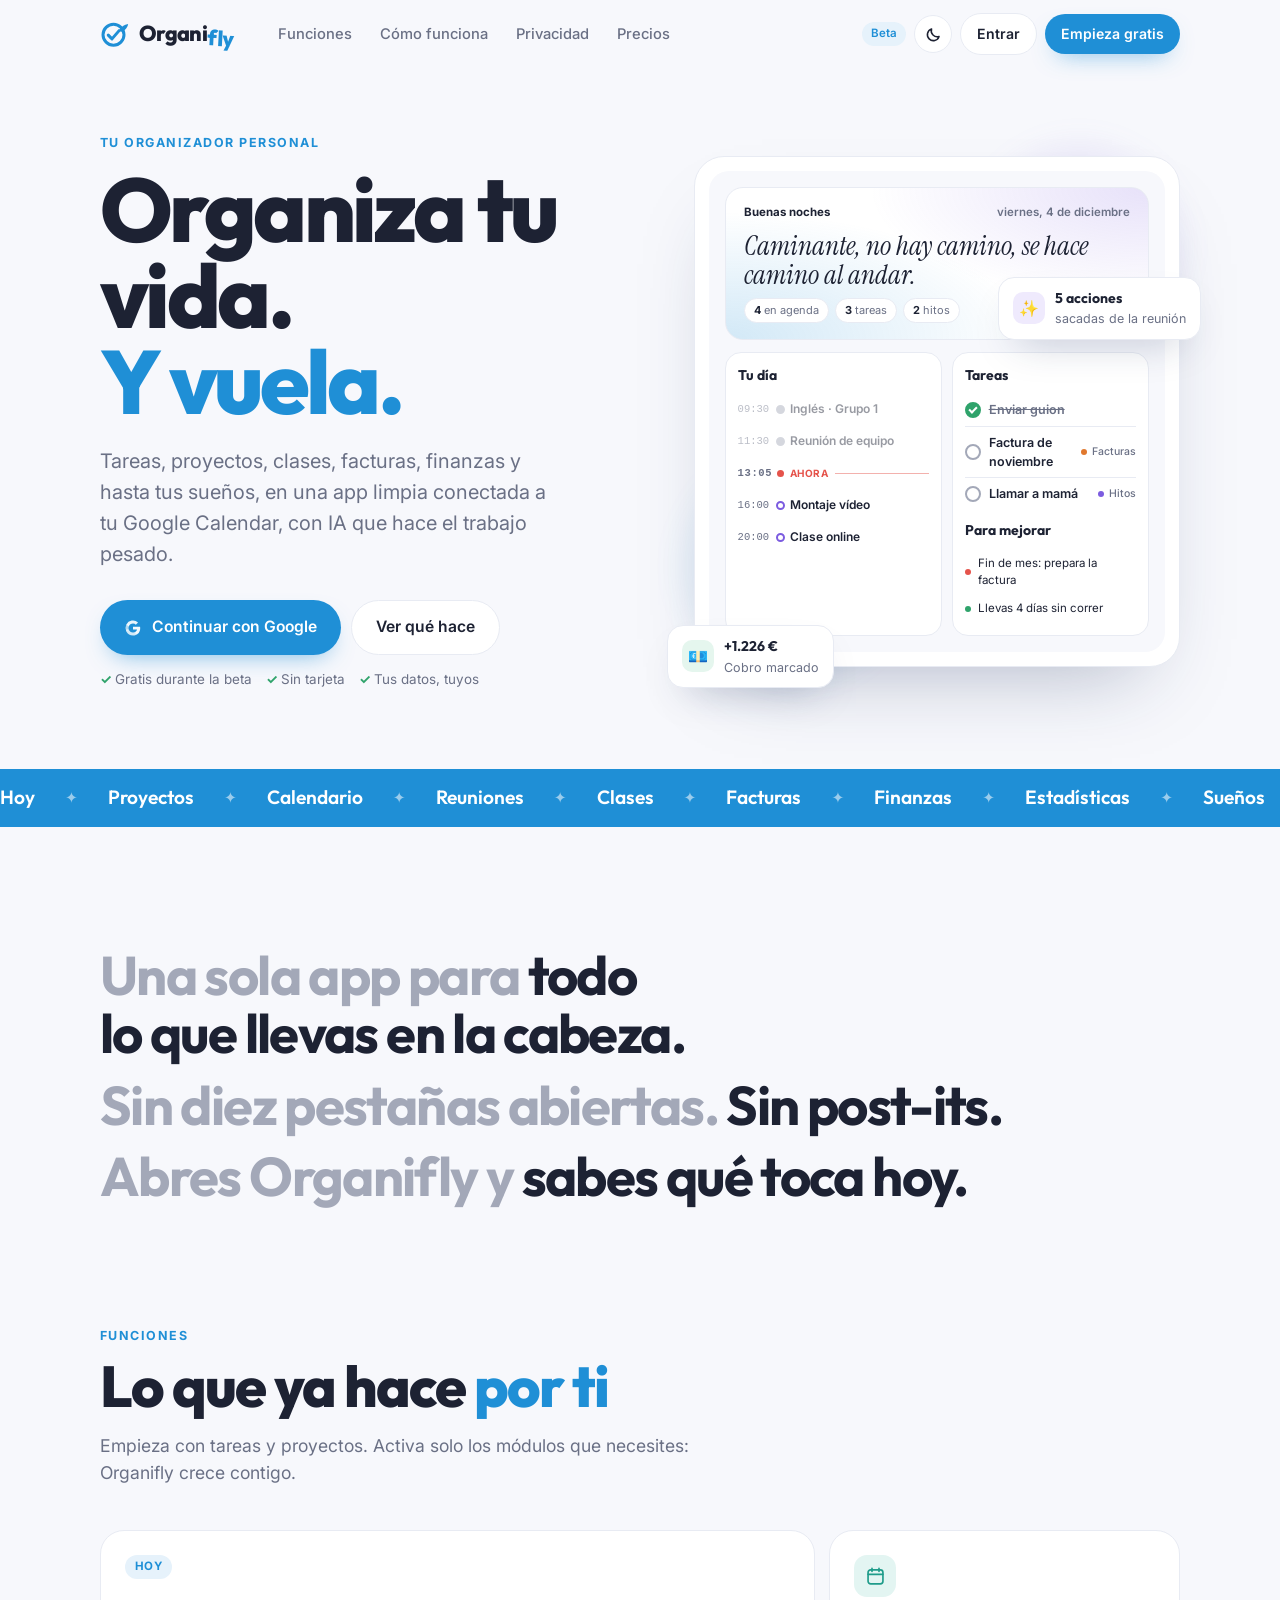
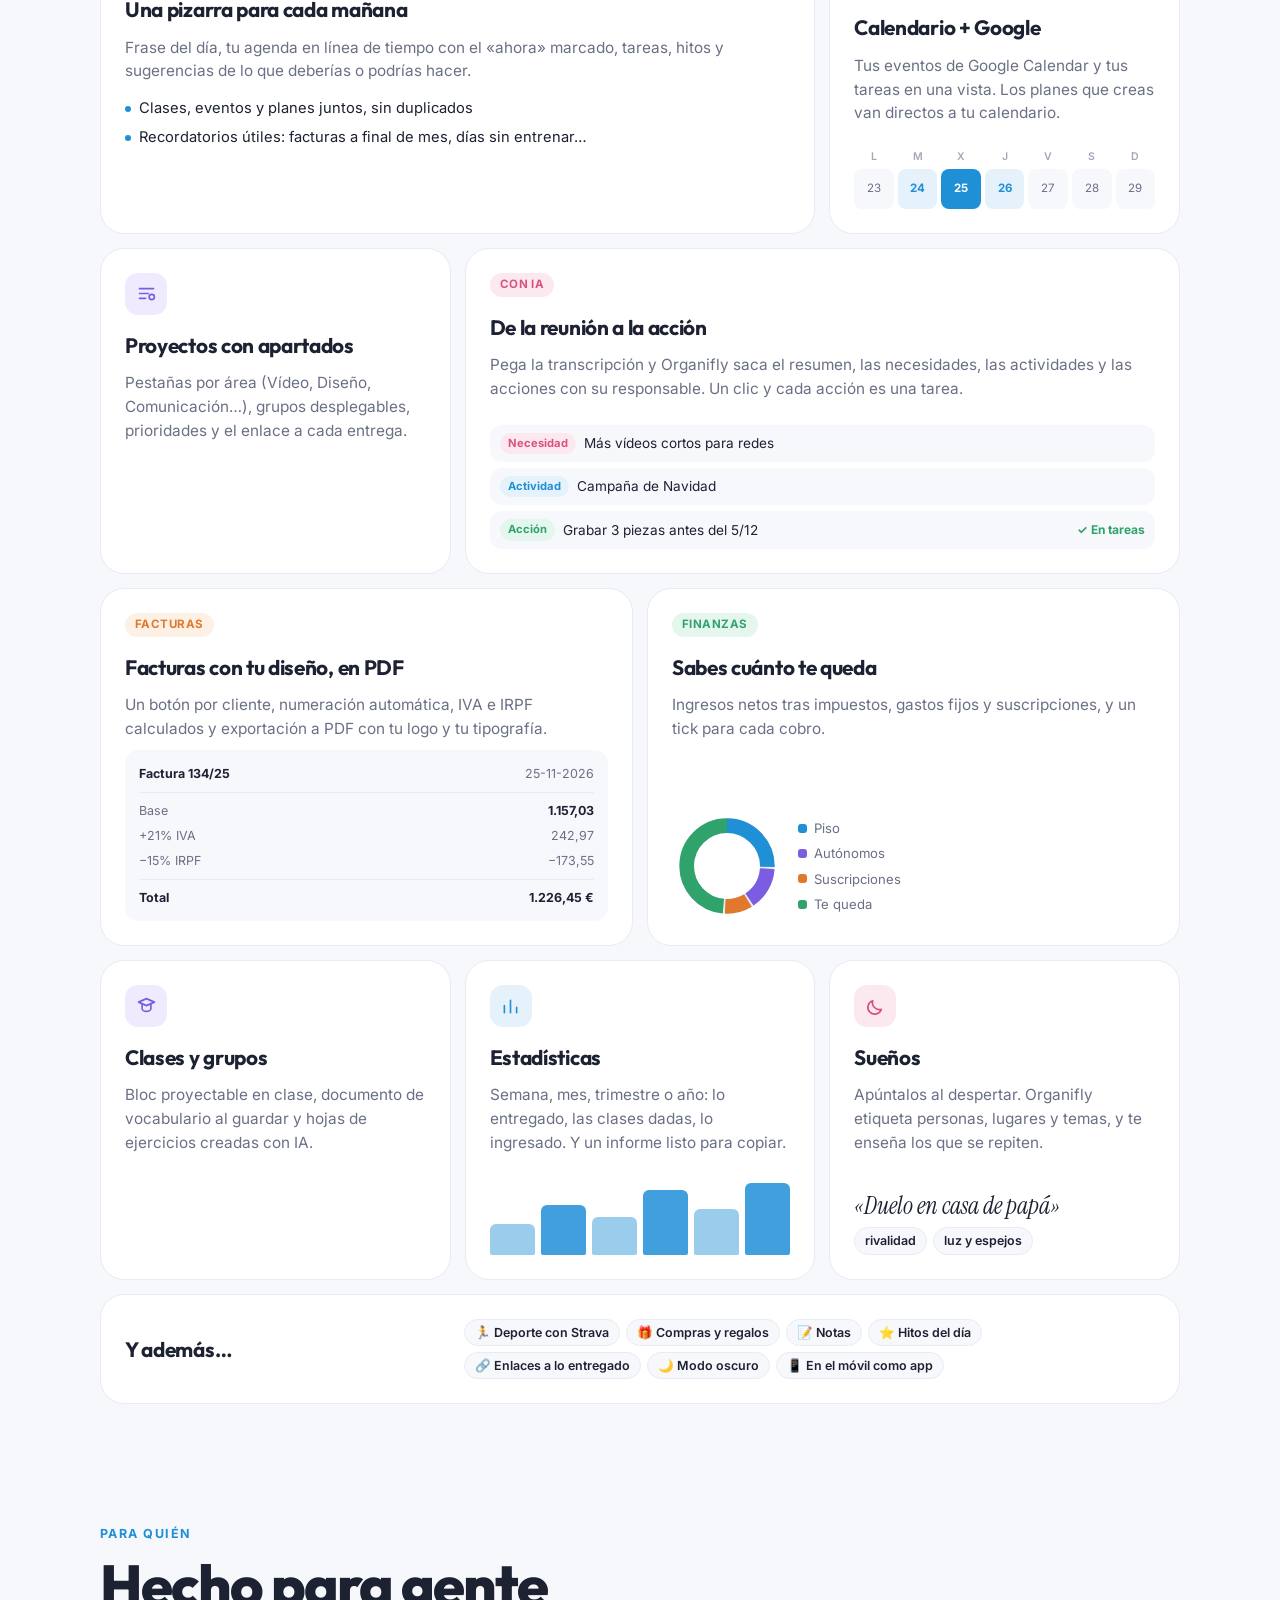
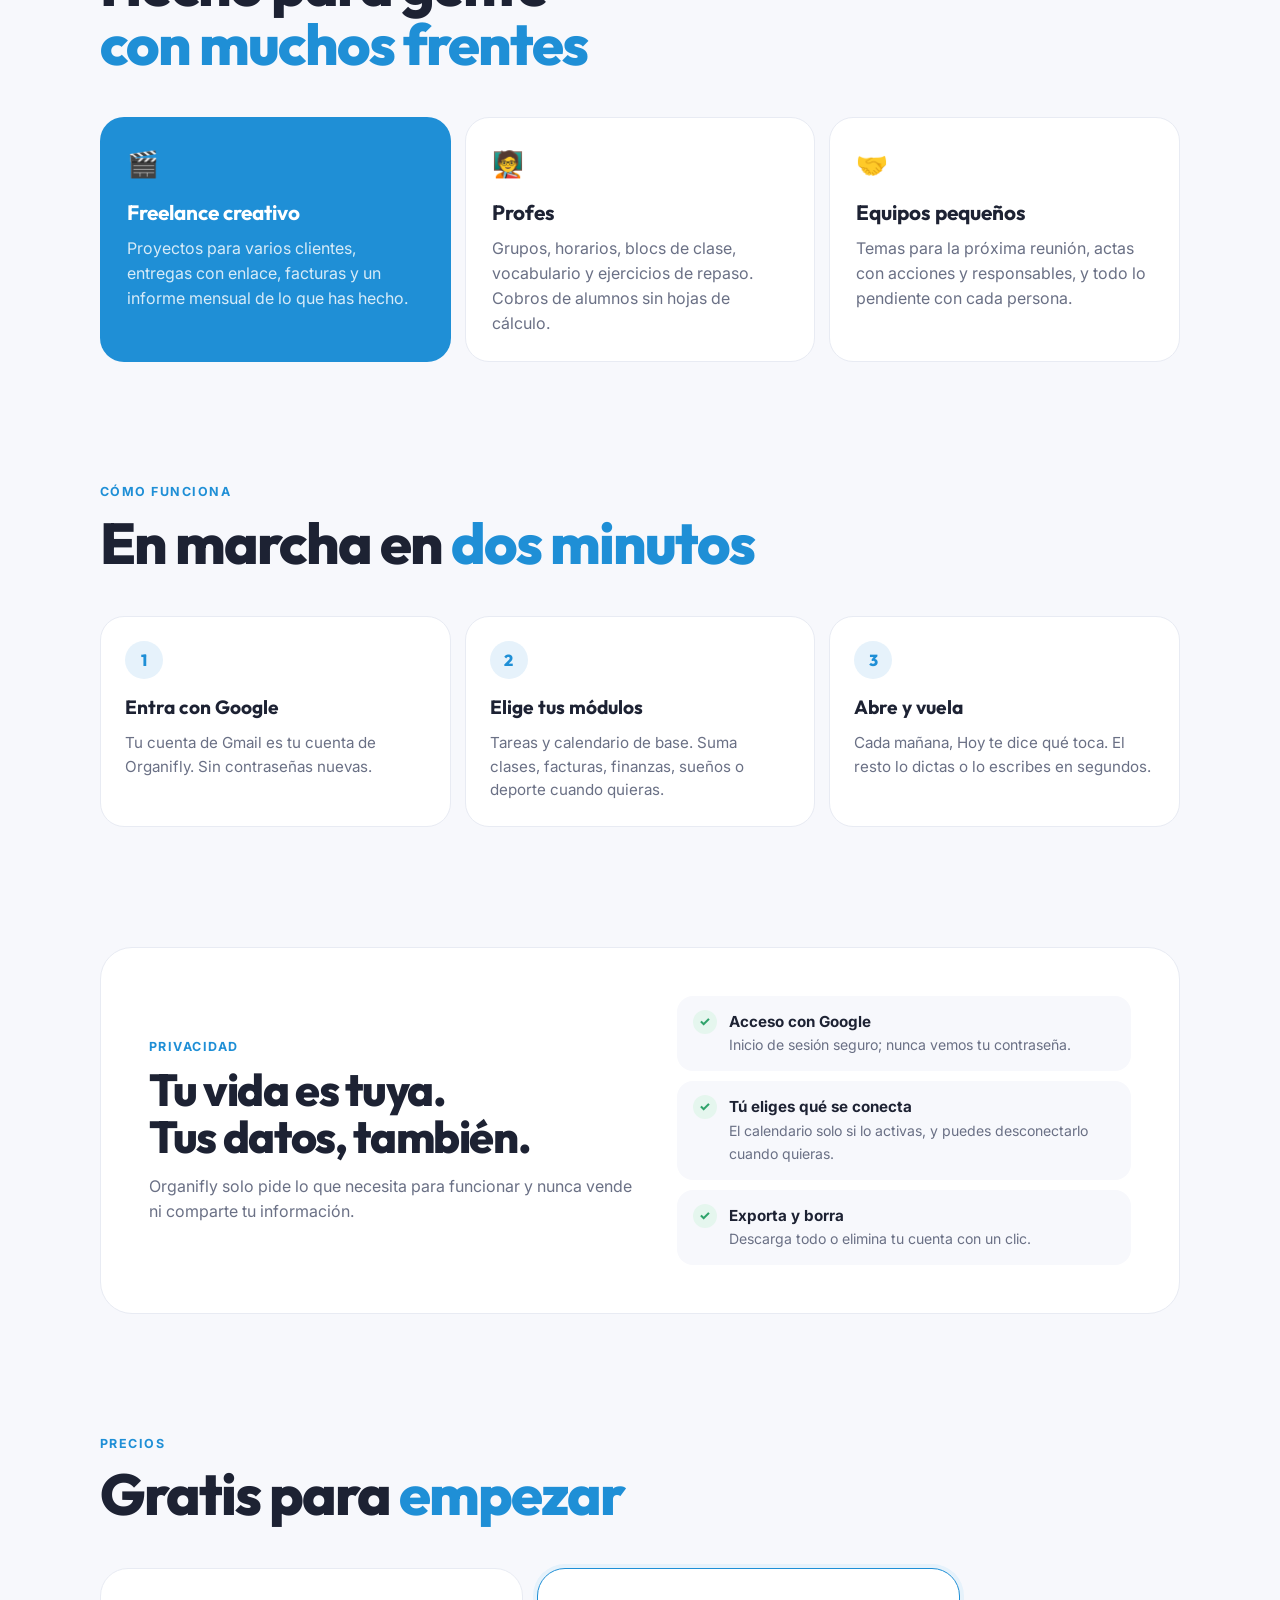
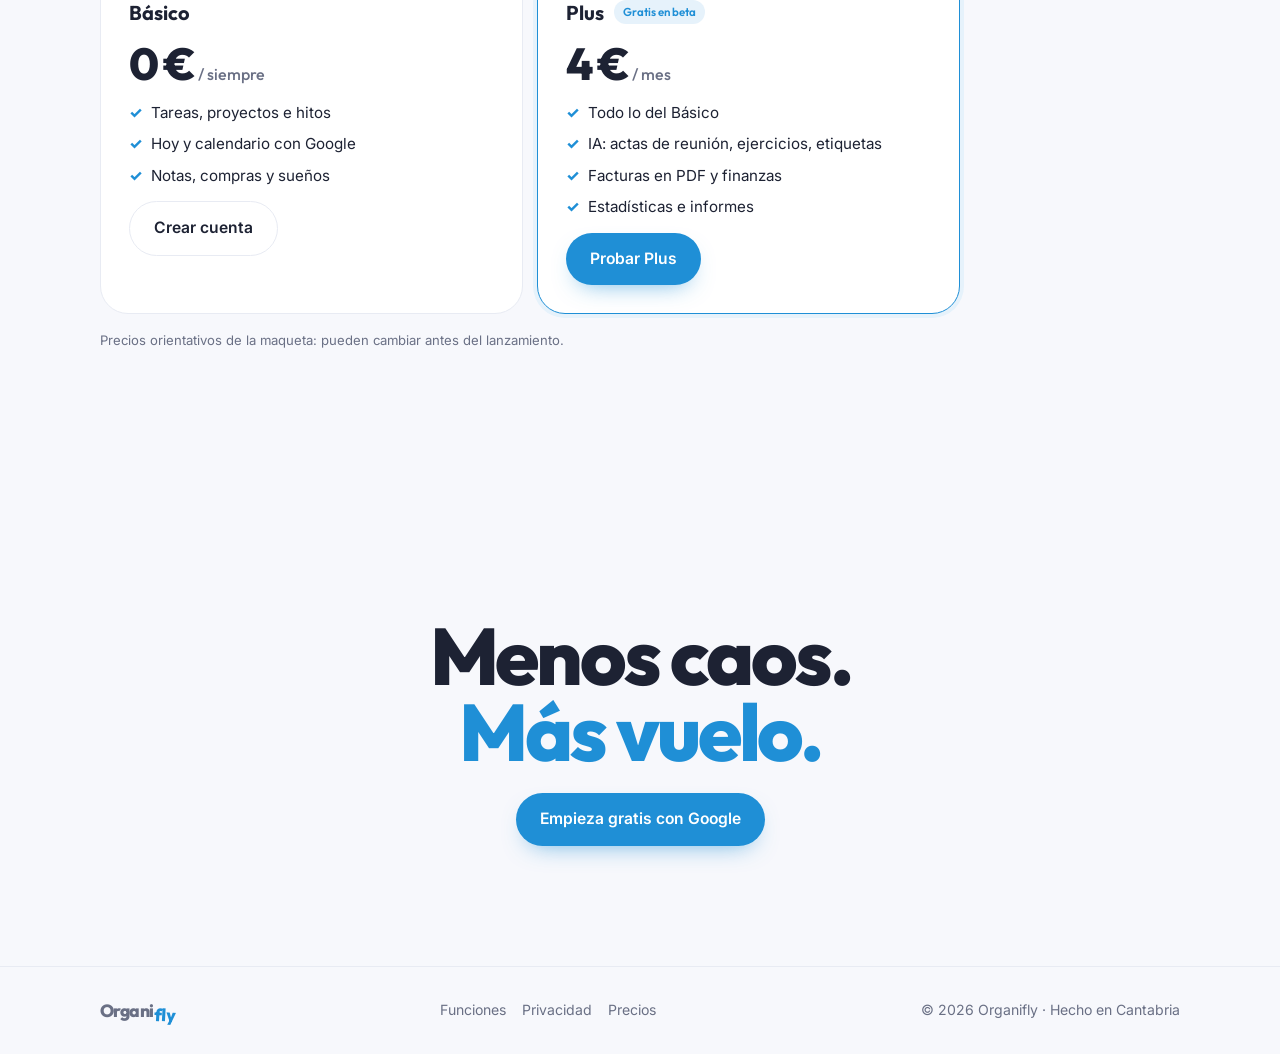
<file: index.html>
<!doctype html>
<html lang="es">
<head>
<meta charset="utf-8">
<meta name="viewport" content="width=device-width,initial-scale=1,viewport-fit=cover">
<title>Organifly</title>
<meta name="description" content="Organifly: tareas, proyectos, calendario, clases, facturas, finanzas y hasta tus sueños en una sola app limpia, conectada con Google y con IA.">
<meta name="claude:viewport-fit-sides" content="cover">
<meta name="theme-color" content="#f7f8fc">
<link rel="icon" href="data:image/svg+xml,%3Csvg xmlns='http://www.w3.org/2000/svg' viewBox='0 0 40 40'%3E%3Ccircle cx='18' cy='21' r='14' fill='none' stroke='%231F8FD6' stroke-width='4'/%3E%3Cpath d='M11 21.5l5 5 9.5-11' fill='none' stroke='%231F8FD6' stroke-width='4' stroke-linecap='round' stroke-linejoin='round'/%3E%3Cpath d='M25.5 15.5c2.5-5 7-8.5 12-9-1 5-4.5 9.2-9.5 10.6' fill='%231F8FD6'/%3E%3C/svg%3E">
<link rel="preconnect" href="https://fonts.googleapis.com">
<link rel="preconnect" href="https://fonts.gstatic.com" crossorigin>
<link rel="stylesheet" href="https://fonts.googleapis.com/css2?family=Outfit:wght@500;600;700;800&family=Inter:wght@400;500;600&family=Instrument+Serif:ital@0;1&display=swap">
<style>
/* Organifly — landing. Estética: aire, un único acento azul, tarjetas redondeadas, titulares grandes (línea Remitee). */
:root{
  --bg:#f7f8fc; --surface:#ffffff; --ink:#1d2233; --muted:#6a7085; --faint:#a3a8b8; --line:#e8ebf3;
  --brand:#1F8FD6; --brand-soft:#e6f2fb; --on-brand:#ffffff;
  --violet:#7C5CE0; --violet-soft:#efeafd; --teal:#1F9C8A; --teal-soft:#e3f5f2; --orange:#E0782E; --orange-soft:#fdf0e5; --rose:#D9527E; --rose-soft:#fce9ef; --green:#2FA36B; --green-soft:#e5f6ee; --red:#E5534B;
  --head:"Outfit","Segoe UI",system-ui,sans-serif; --body:"Inter",system-ui,-apple-system,sans-serif; --serif:"Instrument Serif",Georgia,serif;
  --r:24px; color-scheme:light;
}
@media (prefers-color-scheme:dark){:root:not([data-theme="light"]){
  --bg:#111319; --surface:#1a1d26; --ink:#eceef5; --muted:#8e94a8; --faint:#5d6375; --line:#272b37;
  --brand:#4FACEB; --brand-soft:#16293a; --on-brand:#0f1218;
  --violet:#9d85f0; --violet-soft:#241f3a; --teal:#38bba7; --teal-soft:#15302c; --orange:#f09a5a; --orange-soft:#33251a; --rose:#ec7aa0; --rose-soft:#36202a; --green:#5cc792; --green-soft:#1b3127; --red:#f0726a; color-scheme:dark}}
:root[data-theme="dark"]{
  --bg:#111319; --surface:#1a1d26; --ink:#eceef5; --muted:#8e94a8; --faint:#5d6375; --line:#272b37;
  --brand:#4FACEB; --brand-soft:#16293a; --on-brand:#0f1218;
  --violet:#9d85f0; --violet-soft:#241f3a; --teal:#38bba7; --teal-soft:#15302c; --orange:#f09a5a; --orange-soft:#33251a; --rose:#ec7aa0; --rose-soft:#36202a; --green:#5cc792; --green-soft:#1b3127; --red:#f0726a; color-scheme:dark}
*{box-sizing:border-box}
[hidden]{display:none!important}
html{scroll-behavior:smooth}
body{margin:0;background:var(--bg);color:var(--ink);font-family:var(--body);font-size:16px;line-height:1.55;-webkit-font-smoothing:antialiased;overflow-x:clip}
a{color:inherit}
button{font:inherit;cursor:pointer;border:0;background:none;color:inherit}
:focus-visible{outline:2px solid var(--brand);outline-offset:3px;border-radius:8px}
.wrap{max-width:1120px;margin:0 auto;padding-left:max(20px,env(safe-area-inset-left,0px));padding-right:max(20px,env(safe-area-inset-right,0px))}

/* Botones */
.btn{display:inline-flex;align-items:center;justify-content:center;gap:10px;font-weight:600;font-size:.98rem;border-radius:999px;padding:14px 24px;background:var(--brand);color:var(--on-brand);text-decoration:none;transition:transform .12s ease, box-shadow .2s ease;box-shadow:0 10px 24px -12px color-mix(in srgb,var(--brand) 70%,transparent)}
.btn:hover{transform:translateY(-1px)}
.btn:active{transform:scale(.98)}
.btn.ghost{background:var(--surface);color:var(--ink);box-shadow:none;border:1px solid var(--line)}
.btn.sm{padding:9px 16px;font-size:.88rem}
.btn .g{width:18px;height:18px;flex:none}

/* Logo */
.logo{display:flex;align-items:center;gap:9px;text-decoration:none}
.logo svg{width:30px;height:30px}
.wm{font-family:var(--head);font-weight:800;font-size:1.35rem;letter-spacing:-.03em}
.wm .fly{display:inline-block;transform:translateY(.24em) rotate(3deg);color:var(--brand)}

/* Navegación */
.nav{position:sticky;top:0;z-index:20;background:color-mix(in srgb,var(--bg) 82%,transparent);backdrop-filter:saturate(1.4) blur(14px);-webkit-backdrop-filter:saturate(1.4) blur(14px);border-bottom:1px solid transparent;transition:border-color .2s;padding-top:env(safe-area-inset-top,0px)}
.nav.scrolled{border-bottom-color:var(--line)}
.nav .wrap{display:flex;align-items:center;gap:20px;height:68px}
.nav-links{display:flex;gap:4px;margin-left:12px}
.nav-links a{text-decoration:none;font-size:.92rem;font-weight:500;color:var(--muted);padding:8px 12px;border-radius:999px}
.nav-links a:hover{color:var(--ink);background:var(--surface)}
.nav-r{margin-left:auto;display:flex;align-items:center;gap:8px}
.icon-btn{width:38px;height:38px;border-radius:50%;display:grid;place-items:center;border:1px solid var(--line);background:var(--surface);color:var(--ink)}
.icon-btn svg{width:17px;height:17px}
.beta{font-size:.72rem;font-weight:600;color:var(--brand);background:var(--brand-soft);border-radius:999px;padding:3px 9px}
@media (max-width:820px){.nav-links{display:none}}
@media (max-width:460px){.nav .login{display:none}.beta{display:none}}

/* Hero */
.hero{display:grid;grid-template-columns:1.05fr .95fr;gap:56px;align-items:center;padding-block:64px 40px}
@media (max-width:900px){.hero{grid-template-columns:minmax(0,1fr);gap:40px;padding-block:36px 20px}}
.kicker{font-size:.78rem;font-weight:700;color:var(--brand);text-transform:uppercase;letter-spacing:.12em}
.mega{font-family:var(--head);font-weight:800;font-size:clamp(2.9rem,7.4vw,5.6rem);line-height:.96;letter-spacing:-.04em;margin:14px 0 0;text-wrap:balance}
.mega em{font-style:normal;color:var(--brand);display:inline-block}
.mega .fly{display:inline-block;transform:translateY(.12em) rotate(3deg)}
.hero-sub{font-size:clamp(1.06rem,2.2vw,1.25rem);color:var(--muted);margin:22px 0 0;max-width:36ch}
.hero-cta{display:flex;flex-wrap:wrap;gap:10px;margin-top:30px}
.hero-note{font-size:.84rem;color:var(--muted);margin-top:14px;display:flex;gap:14px;flex-wrap:wrap}
.hero-note span::before{content:"✓ ";color:var(--green);font-weight:700}

/* Maqueta de la app (pantalla Hoy) */
.device{position:relative;background:var(--surface);border-radius:30px;border:1px solid var(--line);box-shadow:0 40px 80px -40px rgba(30,45,90,.35), 0 2px 0 rgba(255,255,255,.6) inset;padding:14px;min-width:0}
.device::before{content:"";position:absolute;inset:-40px -30px auto auto;width:260px;height:260px;border-radius:50%;background:radial-gradient(circle,color-mix(in srgb,var(--violet) 30%,transparent),transparent 65%);z-index:-1;filter:blur(10px)}
.device::after{content:"";position:absolute;inset:auto auto -40px -40px;width:280px;height:280px;border-radius:50%;background:radial-gradient(circle,color-mix(in srgb,var(--brand) 30%,transparent),transparent 65%);z-index:-1;filter:blur(10px)}
.scr{border-radius:20px;background:var(--bg);padding:16px;display:grid;gap:12px;font-size:13px}
.scr-hero{border-radius:18px;padding:16px 18px;background:radial-gradient(120% 140% at 100% 0%,color-mix(in srgb,var(--violet) 18%,transparent),transparent 55%),radial-gradient(120% 140% at 0% 100%,color-mix(in srgb,var(--brand) 20%,transparent),transparent 60%),var(--surface);border:1px solid var(--line)}
.scr-hi{display:flex;justify-content:space-between;font-size:11.5px;font-weight:600;color:var(--muted)}
.scr-hi b{color:var(--ink)}
.scr-q{font-family:var(--serif);font-style:italic;font-size:clamp(20px,2.4vw,27px);line-height:1.08;margin:10px 0 8px}
.scr-chips{display:flex;gap:6px;flex-wrap:wrap}
.scr-chips span{font-size:11px;color:var(--muted);background:var(--surface);border:1px solid var(--line);border-radius:999px;padding:3px 9px}
.scr-chips b{color:var(--ink)}
.scr-grid{display:grid;grid-template-columns:1.1fr 1fr;gap:10px}
@media (max-width:520px){.scr-grid{grid-template-columns:minmax(0,1fr)}}
.scr-card{background:var(--surface);border:1px solid var(--line);border-radius:16px;padding:12px}
.scr-card h4{margin:0 0 8px;font-family:var(--head);font-size:14px;font-weight:700}
.tl{display:grid;gap:2px}
.tl div{display:grid;grid-template-columns:38px 14px 1fr;align-items:center;font-size:12px;min-height:30px}
.tl .t{font-family:ui-monospace,Menlo,monospace;font-size:10.5px;color:var(--muted)}
.tl i{width:9px;height:9px;border-radius:50%;border:2px solid var(--violet);background:var(--surface)}
.tl .past{opacity:.45}.tl .past i{background:var(--faint);border-color:var(--faint)}
.tl .now{color:var(--red);font-weight:700;font-size:10px;letter-spacing:.06em}
.tl .now i{border:0;background:var(--red);width:7px;height:7px;margin-left:1px}
.tl .now em{font-style:normal;display:flex;align-items:center;gap:6px}.tl .now em::after{content:"";flex:1;height:1.5px;background:color-mix(in srgb,var(--red) 45%,transparent)}
.tl b{font-weight:600}
.chk{display:flex;align-items:center;gap:8px;font-size:12.5px;font-weight:600;padding:6px 0}
.chk + .chk{border-top:1px solid var(--line)}
.chk .c{width:16px;height:16px;border-radius:50%;border:2px solid var(--faint);flex:none;display:grid;place-items:center}
.chk.done .c{background:var(--green);border-color:var(--green)}
.chk.done .c::after{content:"";width:6px;height:3px;border:solid #fff;border-width:0 0 2px 2px;transform:rotate(-45deg) translate(1px,-1px)}
.chk.done span{color:var(--muted);text-decoration:line-through}
.chk small{margin-left:auto;font-size:10.5px;color:var(--muted);font-weight:500;display:flex;align-items:center;gap:5px}
.chk small::before{content:"";width:6px;height:6px;border-radius:50%;background:var(--dot,var(--teal))}
.tip{display:flex;gap:7px;align-items:center;font-size:11.5px;padding:5px 0;color:var(--ink)}
.tip::before{content:"";width:6px;height:6px;border-radius:50%;background:var(--green);flex:none}
.tip.hot::before{background:var(--red)}
.floaty{position:absolute;background:var(--surface);border:1px solid var(--line);border-radius:16px;padding:10px 14px;box-shadow:0 18px 40px -20px rgba(30,45,90,.35);font-size:12.5px;display:flex;align-items:center;gap:10px}
.floaty b{font-family:var(--head);font-size:14px}
.floaty .ic{width:32px;height:32px;border-radius:10px;display:grid;place-items:center;font-size:16px}
.fl-1{left:-28px;bottom:-22px}.fl-2{right:-22px;top:120px}
@media (max-width:1000px){.floaty{display:none}}

/* Cinta de módulos */
.marquee{overflow:hidden;background:var(--brand);padding-block:14px;margin-top:40px}
.mq{display:flex;gap:30px;width:max-content;animation:mq 60s linear infinite}
.mq span{font-family:var(--head);font-weight:600;font-size:1.2rem;color:var(--on-brand);white-space:nowrap;display:flex;align-items:center;gap:30px}
.mq span::after{content:"✦";opacity:.55;font-size:.8em}
@keyframes mq{to{transform:translateX(-50%)}}

/* Secciones */
section{scroll-margin-top:80px}
.sec{padding-block:clamp(64px,10vw,120px)}
.sec-h{max-width:760px;margin-bottom:44px}
.sec-h h2{font-family:var(--head);font-weight:800;font-size:clamp(2.1rem,5vw,3.6rem);line-height:1.02;letter-spacing:-.035em;margin:12px 0 0;text-wrap:balance}
.sec-h h2 em{font-style:normal;color:var(--brand)}
.sec-h p{color:var(--muted);font-size:1.1rem;margin:16px 0 0;max-width:56ch}

/* Frases */
.statements{display:grid;gap:14px}
.statements p{margin:0;font-family:var(--head);font-weight:700;font-size:clamp(1.8rem,5vw,3.4rem);line-height:1.06;letter-spacing:-.03em;color:var(--faint);text-wrap:balance}
.statements p em{font-style:normal;color:var(--ink)}

/* Bento de funciones */
.bento{display:grid;grid-template-columns:repeat(6,minmax(0,1fr));gap:14px}
.f{background:var(--surface);border:1px solid var(--line);border-radius:var(--r);padding:24px;display:flex;flex-direction:column;gap:10px;min-width:0;grid-column:span 2;position:relative;overflow:hidden}
.f.w3{grid-column:span 3}.f.w4{grid-column:span 4}.f.w6{grid-column:span 6}
@media (max-width:980px){.bento{grid-template-columns:repeat(2,minmax(0,1fr))}.f,.f.w3,.f.w4{grid-column:span 1}.f.w6,.f.big{grid-column:span 2}}
@media (max-width:620px){.bento{grid-template-columns:minmax(0,1fr)}.f,.f.w3,.f.w4,.f.w6,.f.big{grid-column:span 1}}
.f .ico{width:42px;height:42px;border-radius:13px;display:grid;place-items:center;background:var(--soft,var(--brand-soft));color:var(--c,var(--brand))}
.f .ico svg{width:21px;height:21px}
.f h3{font-family:var(--head);font-weight:700;font-size:1.3rem;letter-spacing:-.015em;margin:4px 0 0}
.f p{margin:0;color:var(--muted);font-size:.96rem}
.f ul{margin:4px 0 0;padding:0;list-style:none;display:grid;gap:6px;font-size:.92rem}
.f li{display:flex;gap:8px}
.f li::before{content:"";width:6px;height:6px;border-radius:50%;background:var(--c,var(--brand));margin-top:.6em;flex:none}
.tag{align-self:flex-start;font-size:.72rem;font-weight:700;letter-spacing:.04em;text-transform:uppercase;color:var(--c,var(--brand));background:var(--soft,var(--brand-soft));border-radius:999px;padding:3px 10px}
.c-violet{--c:var(--violet);--soft:var(--violet-soft)}.c-teal{--c:var(--teal);--soft:var(--teal-soft)}.c-orange{--c:var(--orange);--soft:var(--orange-soft)}.c-rose{--c:var(--rose);--soft:var(--rose-soft)}.c-green{--c:var(--green);--soft:var(--green-soft)}

/* Mini visuales dentro del bento */
.mini{margin-top:auto;padding-top:14px}
.wheel{display:flex;align-items:center;gap:16px}
.wheel svg{width:110px;height:110px;flex:none}
.wheel .lg{display:grid;gap:5px;font-size:.82rem;color:var(--muted)}
.wheel .lg span{display:flex;align-items:center;gap:7px}
.wheel .lg i{width:9px;height:9px;border-radius:3px}
.inv{background:var(--bg);border-radius:14px;padding:14px;font-size:.78rem;display:grid;gap:6px;font-family:"Montserrat",var(--body)}
.inv .r{display:flex;justify-content:space-between;color:var(--muted)}
.inv .r b{color:var(--ink)}
.inv hr{border:0;border-top:1px solid var(--line);margin:2px 0;width:100%}
.meet{display:grid;gap:6px}
.meet .row{display:flex;align-items:center;gap:8px;font-size:.85rem;background:var(--bg);border-radius:12px;padding:8px 10px}
.meet .row em{font-style:normal;font-size:.7rem;font-weight:700;padding:2px 8px;border-radius:999px}
.meet .n{background:var(--rose-soft);color:var(--rose)}.meet .a{background:var(--brand-soft);color:var(--brand)}.meet .x{background:var(--green-soft);color:var(--green)}
.meet .row b{margin-left:auto;font-size:.75rem;color:var(--green)}
.bars{display:flex;align-items:flex-end;gap:6px;height:90px}
.bars i{flex:1;border-radius:6px 6px 2px 2px;background:var(--c,var(--brand));opacity:.85}
.bars i:nth-child(odd){opacity:.45}
.cal{display:grid;grid-template-columns:repeat(7,1fr);gap:4px;font-size:.72rem;text-align:center;color:var(--muted)}
.cal b{font-weight:600;color:var(--faint);font-size:.66rem}
.cal span{aspect-ratio:1;border-radius:8px;display:grid;place-items:center;background:var(--bg)}
.cal .ev{background:var(--brand-soft);color:var(--brand);font-weight:700}
.cal .td{background:var(--brand);color:var(--on-brand);font-weight:700}
.dream{font-family:var(--serif);font-style:italic;font-size:1.5rem;line-height:1.1}
.chips{display:flex;flex-wrap:wrap;gap:6px}
.chips span{font-size:.78rem;font-weight:600;border:1px solid var(--line);border-radius:999px;padding:3px 10px;background:var(--bg)}

/* Para quién */
.who{display:grid;grid-template-columns:repeat(3,minmax(0,1fr));gap:14px}
@media (max-width:860px){.who{grid-template-columns:minmax(0,1fr)}}
.who > div{border-radius:var(--r);padding:26px;display:grid;gap:8px;align-content:start;background:var(--surface);border:1px solid var(--line)}
.who > div:first-child{background:var(--brand);color:var(--on-brand);border-color:transparent}
.who > div:first-child p{color:color-mix(in srgb,var(--on-brand) 82%,transparent)}
.who .em{font-size:1.6rem}
.who h3{font-family:var(--head);font-weight:700;font-size:1.3rem;margin:4px 0 0}
.who p{margin:0;color:var(--muted)}

/* Pasos */
.steps{display:grid;grid-template-columns:repeat(3,minmax(0,1fr));gap:14px;counter-reset:s}
@media (max-width:860px){.steps{grid-template-columns:minmax(0,1fr)}}
.steps > div{background:var(--surface);border:1px solid var(--line);border-radius:var(--r);padding:24px;display:grid;gap:8px;align-content:start}
.steps .n{width:38px;height:38px;border-radius:50%;background:var(--brand-soft);color:var(--brand);display:grid;place-items:center;font-family:var(--head);font-weight:800}
.steps h3{font-family:var(--head);font-weight:700;font-size:1.2rem;margin:6px 0 0}
.steps p{margin:0;color:var(--muted);font-size:.95rem}

/* Privacidad */
.priv{display:grid;grid-template-columns:1.1fr 1fr;gap:28px;align-items:center;background:var(--surface);border:1px solid var(--line);border-radius:32px;padding:clamp(24px,5vw,48px)}
@media (max-width:860px){.priv{grid-template-columns:minmax(0,1fr)}}
.priv h2{font-family:var(--head);font-weight:800;font-size:clamp(1.8rem,4vw,2.8rem);letter-spacing:-.03em;line-height:1.05;margin:10px 0 0}
.priv p{color:var(--muted);margin:14px 0 0}
.perks{list-style:none;margin:0;padding:0;display:grid;gap:10px}
.perks li{display:flex;gap:12px;align-items:flex-start;background:var(--bg);border-radius:16px;padding:14px 16px;font-size:.95rem}
.perks li b{display:block}
.perks li span{color:var(--muted);font-size:.88rem}
.perks .ok{width:24px;height:24px;border-radius:50%;background:var(--green-soft);color:var(--green);display:grid;place-items:center;font-weight:800;font-size:.8rem;flex:none}

/* Precios */
.plans{display:grid;grid-template-columns:repeat(2,minmax(0,1fr));gap:14px;max-width:860px}
@media (max-width:720px){.plans{grid-template-columns:minmax(0,1fr)}}
.plan{background:var(--surface);border:1px solid var(--line);border-radius:28px;padding:28px;display:grid;gap:14px;align-content:start}
.plan.pro{border-color:var(--brand);box-shadow:0 0 0 4px var(--brand-soft)}
.plan h3{margin:0;font-family:var(--head);font-weight:700;font-size:1.25rem;display:flex;align-items:center;gap:10px}
.price{font-family:var(--head);font-weight:800;font-size:2.8rem;letter-spacing:-.03em;line-height:1}
.price small{font-size:1rem;font-weight:500;color:var(--muted);letter-spacing:0}
.plan ul{list-style:none;margin:0;padding:0;display:grid;gap:8px;font-size:.95rem}
.plan li::before{content:"✓";color:var(--brand);font-weight:800;margin-right:9px}
.plan .btn{justify-self:start}
.mockline{font-size:.82rem;color:var(--muted);margin-top:16px}

/* CTA final + pie */
.final{text-align:center;display:grid;justify-items:center;gap:22px}
.final .mega{font-size:clamp(2.6rem,7vw,5rem)}
footer{border-top:1px solid var(--line);padding-block:30px calc(30px + env(safe-area-inset-bottom,0px));color:var(--muted);font-size:.88rem}
footer .wrap{display:flex;flex-wrap:wrap;gap:16px;align-items:center;justify-content:space-between}
footer nav{display:flex;gap:16px;flex-wrap:wrap}
footer a{text-decoration:none}
footer a:hover{color:var(--ink)}

/* Registro (maqueta) */
.modal{position:fixed;inset:0;z-index:50;background:rgba(15,18,28,.5);backdrop-filter:blur(6px);-webkit-backdrop-filter:blur(6px);display:grid;place-items:center;padding:max(16px,env(safe-area-inset-top,0px)) 16px max(16px,env(safe-area-inset-bottom,0px))}
.sheet{background:var(--surface);border-radius:28px;width:min(480px,100%);max-height:100%;overflow:auto;padding:28px;display:grid;gap:18px;position:relative;box-shadow:0 40px 80px -30px rgba(0,0,0,.4)}
.sheet .x{position:absolute;top:14px;right:14px;width:36px;height:36px;border-radius:50%;display:grid;place-items:center;color:var(--muted);font-size:1.4rem;line-height:1}
.sheet .x:hover{background:var(--bg)}
.sheet h3{margin:0;font-family:var(--head);font-weight:800;font-size:1.7rem;letter-spacing:-.025em;line-height:1.1}
.sheet p{margin:0;color:var(--muted)}
.step-k{font-size:.74rem;font-weight:700;color:var(--brand);text-transform:uppercase;letter-spacing:.08em}
.pbar{height:5px;background:var(--line);border-radius:999px;overflow:hidden}
.pbar span{display:block;height:100%;background:var(--brand);border-radius:999px;transition:width .35s}
.gbtn{display:flex;align-items:center;justify-content:center;gap:12px;width:100%;padding:15px;border-radius:999px;border:1px solid var(--line);background:var(--surface);font-weight:600;font-size:1rem}
.gbtn:hover{background:var(--bg)}
.gbtn svg{width:20px;height:20px}
.or{display:flex;align-items:center;gap:12px;color:var(--muted);font-size:.82rem}
.or::before,.or::after{content:"";flex:1;height:1px;background:var(--line)}
.field{display:grid;gap:6px}
.field label{font-size:.76rem;font-weight:700;color:var(--muted);text-transform:uppercase;letter-spacing:.06em}
.field input{font:inherit;color:var(--ink);background:var(--bg);border:1px solid var(--line);border-radius:14px;padding:13px 14px;width:100%}
.field input:focus{outline:none;border-color:var(--brand);box-shadow:0 0 0 3px var(--brand-soft)}
.mods{display:grid;grid-template-columns:repeat(2,minmax(0,1fr));gap:8px}
.mod{display:flex;align-items:center;gap:10px;text-align:left;padding:12px;border-radius:16px;border:1.5px solid var(--line);background:var(--bg);font-weight:600;font-size:.9rem}
.mod small{display:block;font-weight:500;font-size:.75rem;color:var(--muted)}
.mod[aria-pressed="true"]{border-color:var(--brand);background:var(--brand-soft)}
.mod .em{font-size:1.2rem}
.roles{display:flex;flex-wrap:wrap;gap:8px}
.roles button{padding:9px 15px;border-radius:999px;border:1px solid var(--line);background:var(--bg);font-weight:600;font-size:.88rem}
.roles button[aria-pressed="true"]{background:var(--brand);color:var(--on-brand);border-color:var(--brand)}
.switch{display:flex;justify-content:space-between;align-items:center;gap:14px;background:var(--bg);border-radius:18px;padding:14px 16px}
.switch b{display:block}
.switch small{color:var(--muted);font-size:.82rem}
.switch input{appearance:none;-webkit-appearance:none;width:46px;height:26px;border-radius:999px;background:var(--line);position:relative;cursor:pointer;flex:none;transition:background .15s}
.switch input::after{content:"";position:absolute;top:3px;left:3px;width:20px;height:20px;border-radius:50%;background:#fff;transition:left .15s;box-shadow:0 1px 3px rgba(0,0,0,.2)}
.switch input:checked{background:var(--brand)}
.switch input:checked::after{left:23px}
.acts{display:flex;justify-content:space-between;align-items:center;gap:10px}
.linkb{color:var(--muted);font-weight:600;font-size:.9rem;padding:8px 0}
.done-ic{width:76px;height:76px;border-radius:50%;background:var(--green-soft);color:var(--green);display:grid;place-items:center;font-size:2rem;margin:0 auto}
.center{text-align:center}
.demo-note{font-size:.76rem;color:var(--muted);background:var(--bg);border:1px dashed var(--line);border-radius:12px;padding:8px 12px;text-align:center}
.gpick{display:grid;gap:8px}
.gacc{display:flex;align-items:center;gap:12px;padding:12px 14px;border:1px solid var(--line);border-radius:16px;text-align:left;width:100%}
.gacc:hover{background:var(--bg)}
.gacc .av{width:36px;height:36px;border-radius:50%;background:var(--brand);color:var(--on-brand);display:grid;place-items:center;font-weight:700}
.gacc small{display:block;color:var(--muted);font-size:.8rem}

/* Aparición suave */
.reveal{opacity:0;transform:translateY(16px);transition:opacity .8s ease, transform .8s ease}
.reveal.in{opacity:1;transform:none}
@media (prefers-reduced-motion:reduce){.mq{animation:none}.reveal{opacity:1;transform:none;transition:none}html{scroll-behavior:auto}*{transition:none!important}}
</style>
</head>
<body>

<header class="nav" id="nav">
  <div class="wrap">
    <a class="logo" href="#top" aria-label="Organifly, inicio">
      <svg viewBox="0 0 40 40" aria-hidden="true"><circle cx="18" cy="21" r="14" fill="none" stroke="var(--brand)" stroke-width="4"/><path d="M11 21.5l5 5 9.5-11" fill="none" stroke="var(--brand)" stroke-width="4" stroke-linecap="round" stroke-linejoin="round"/><path d="M25.5 15.5c2.5-5 7-8.5 12-9-1 5-4.5 9.2-9.5 10.6" fill="var(--brand)"/></svg>
      <span class="wm">Organi<span class="fly">fly</span></span>
    </a>
    <nav class="nav-links" aria-label="Secciones">
      <a href="#funciones">Funciones</a><a href="#como">Cómo funciona</a><a href="#privacidad">Privacidad</a><a href="#precios">Precios</a>
    </nav>
    <div class="nav-r">
      <span class="beta">Beta</span>
      <button class="icon-btn" id="themeBtn" type="button" aria-label="Cambiar tema"></button>
      <button class="btn ghost sm login" type="button" data-open="login">Entrar</button>
      <button class="btn sm" type="button" data-open="signup">Empieza gratis</button>
    </div>
  </div>
</header>

<main id="top">
  <div class="wrap hero">
    <div>
      <div class="kicker">Tu organizador personal</div>
      <h1 class="mega">Organiza tu vida.<br><em>Y vuela.</em></h1>
      <p class="hero-sub">Tareas, proyectos, clases, facturas, finanzas y hasta tus sueños, en una app limpia conectada a tu Google Calendar, con IA que hace el trabajo pesado.</p>
      <div class="hero-cta">
        <button class="btn" type="button" data-open="signup"><svg class="g" viewBox="0 0 24 24" aria-hidden="true"><path fill="#fff" d="M21.6 12.2c0-.7-.1-1.4-.2-2H12v3.8h5.4a4.6 4.6 0 0 1-2 3v2.5h3.2c1.9-1.7 3-4.3 3-7.3z" opacity=".95"/><path fill="#fff" d="M12 22c2.7 0 5-.9 6.6-2.4l-3.2-2.5c-.9.6-2 1-3.4 1-2.6 0-4.8-1.8-5.6-4.1H3.1v2.6A10 10 0 0 0 12 22z" opacity=".8"/><path fill="#fff" d="M6.4 14c-.2-.6-.3-1.3-.3-2s.1-1.4.3-2V7.4H3.1a10 10 0 0 0 0 9.2L6.4 14z" opacity=".65"/><path fill="#fff" d="M12 6c1.5 0 2.8.5 3.8 1.5l2.9-2.9A10 10 0 0 0 3.1 7.4L6.4 10C7.2 7.7 9.4 6 12 6z" opacity=".9"/></svg>Continuar con Google</button>
        <a class="btn ghost" href="#funciones">Ver qué hace</a>
      </div>
      <div class="hero-note"><span>Gratis durante la beta</span><span>Sin tarjeta</span><span>Tus datos, tuyos</span></div>
    </div>

    <div class="device reveal" aria-label="Vista previa de la pantalla Hoy de Organifly" role="img">
      <div class="scr" aria-hidden="true">
        <div class="scr-hero">
          <div class="scr-hi"><b id="mHello">Buenos días</b><span id="mDate">miércoles, 25 de noviembre</span></div>
          <div class="scr-q">Caminante, no hay camino, se hace camino al andar.</div>
          <div class="scr-chips"><span><b>4</b> en agenda</span><span><b>3</b> tareas</span><span><b>2</b> hitos</span></div>
        </div>
        <div class="scr-grid">
          <div class="scr-card"><h4>Tu día</h4>
            <div class="tl">
              <div class="past"><span class="t">09:30</span><i></i><b>Inglés · Grupo 1</b></div>
              <div class="past"><span class="t">11:30</span><i></i><b>Reunión de equipo</b></div>
              <div class="now"><span class="t">13:05</span><i></i><em>AHORA</em></div>
              <div><span class="t">16:00</span><i></i><b>Montaje vídeo</b></div>
              <div><span class="t">20:00</span><i></i><b>Clase online</b></div>
            </div>
          </div>
          <div class="scr-card"><h4>Tareas</h4>
            <div class="chk done"><span class="c"></span><span>Enviar guion</span></div>
            <div class="chk"><span class="c"></span><span>Factura de noviembre</span><small style="--dot:var(--orange)">Facturas</small></div>
            <div class="chk"><span class="c"></span><span>Llamar a mamá</span><small style="--dot:var(--violet)">Hitos</small></div>
            <h4 style="margin-top:10px">Para mejorar</h4>
            <div class="tip hot">Fin de mes: prepara la factura</div>
            <div class="tip">Llevas 4 días sin correr</div>
          </div>
        </div>
      </div>
      <div class="floaty fl-1"><span class="ic" style="background:var(--green-soft)">💶</span><div><b>+1.226 €</b><br><span style="color:var(--muted)">Cobro marcado</span></div></div>
      <div class="floaty fl-2"><span class="ic" style="background:var(--violet-soft)">✨</span><div><b>5 acciones</b><br><span style="color:var(--muted)">sacadas de la reunión</span></div></div>
    </div>
  </div>

  <div class="marquee" aria-hidden="true"><div class="mq" id="mq"></div></div>

  <section class="sec wrap">
    <div class="statements reveal">
      <p>Una sola app para <em>todo lo que llevas en la cabeza.</em></p>
      <p>Sin diez pestañas abiertas. <em>Sin post-its.</em></p>
      <p>Abres Organifly y <em>sabes qué toca hoy.</em></p>
    </div>
  </section>

  <section class="sec wrap" id="funciones" style="padding-top:0">
    <div class="sec-h reveal">
      <div class="kicker">Funciones</div>
      <h2>Lo que ya hace <em>por ti</em></h2>
      <p>Empieza con tareas y proyectos. Activa solo los módulos que necesites: Organifly crece contigo.</p>
    </div>

    <div class="bento">
      <article class="f w4 reveal">
        <span class="tag">Hoy</span>
        <h3>Una pizarra para cada mañana</h3>
        <p>Frase del día, tu agenda en línea de tiempo con el «ahora» marcado, tareas, hitos y sugerencias de lo que deberías o podrías hacer.</p>
        <ul><li>Clases, eventos y planes juntos, sin duplicados</li><li>Recordatorios útiles: facturas a final de mes, días sin entrenar…</li></ul>
      </article>
      <article class="f c-teal reveal">
        <div class="ico"><svg viewBox="0 0 24 24" fill="none" stroke="currentColor" stroke-width="1.9" stroke-linecap="round" stroke-linejoin="round"><rect x="3.5" y="4.5" width="17" height="16" rx="3"/><path d="M3.5 9.5h17M8 2.8v3.4M16 2.8v3.4"/></svg></div>
        <h3>Calendario + Google</h3>
        <p>Tus eventos de Google Calendar y tus tareas en una vista. Los planes que creas van directos a tu calendario.</p>
        <div class="mini"><div class="cal" aria-hidden="true"><b>L</b><b>M</b><b>X</b><b>J</b><b>V</b><b>S</b><b>D</b><span>23</span><span class="ev">24</span><span class="td">25</span><span class="ev">26</span><span>27</span><span>28</span><span>29</span></div></div>
      </article>

      <article class="f c-violet reveal">
        <div class="ico"><svg viewBox="0 0 24 24" fill="none" stroke="currentColor" stroke-width="1.9" stroke-linecap="round" stroke-linejoin="round"><path d="M4 6.5h16M4 12h10M4 17.5h7"/><circle cx="18" cy="16" r="3"/></svg></div>
        <h3>Proyectos con apartados</h3>
        <p>Pestañas por área (Vídeo, Diseño, Comunicación…), grupos desplegables, prioridades y el enlace a cada entrega.</p>
      </article>
      <article class="f w4 c-rose reveal">
        <span class="tag">Con IA</span>
        <h3>De la reunión a la acción</h3>
        <p>Pega la transcripción y Organifly saca el resumen, las necesidades, las actividades y las acciones con su responsable. Un clic y cada acción es una tarea.</p>
        <div class="mini meet" aria-hidden="true">
          <div class="row"><em class="n">Necesidad</em>Más vídeos cortos para redes</div>
          <div class="row"><em class="a">Actividad</em>Campaña de Navidad</div>
          <div class="row"><em class="x">Acción</em>Grabar 3 piezas antes del 5/12<b>✓ En tareas</b></div>
        </div>
      </article>

      <article class="f w3 c-orange reveal">
        <span class="tag">Facturas</span>
        <h3>Facturas con tu diseño, en PDF</h3>
        <p>Un botón por cliente, numeración automática, IVA e IRPF calculados y exportación a PDF con tu logo y tu tipografía.</p>
        <div class="mini inv" aria-hidden="true">
          <div class="r"><b>Factura 134/25</b><span>25-11-2026</span></div><hr>
          <div class="r"><span>Base</span><b>1.157,03</b></div>
          <div class="r"><span>+21% IVA</span><span>242,97</span></div>
          <div class="r"><span>−15% IRPF</span><span>−173,55</span></div><hr>
          <div class="r"><b>Total</b><b>1.226,45 €</b></div>
        </div>
      </article>
      <article class="f w3 c-green reveal">
        <span class="tag">Finanzas</span>
        <h3>Sabes cuánto te queda</h3>
        <p>Ingresos netos tras impuestos, gastos fijos y suscripciones, y un tick para cada cobro.</p>
        <div class="mini wheel" aria-hidden="true">
          <svg viewBox="0 0 120 120"><circle cx="60" cy="60" r="44" fill="none" stroke="var(--line)" stroke-width="16"/>
            <circle cx="60" cy="60" r="44" fill="none" stroke="var(--brand)" stroke-width="16" stroke-dasharray="70 277" transform="rotate(-90 60 60)"/>
            <circle cx="60" cy="60" r="44" fill="none" stroke="var(--violet)" stroke-width="16" stroke-dasharray="40 277" stroke-dashoffset="-72" transform="rotate(-90 60 60)"/>
            <circle cx="60" cy="60" r="44" fill="none" stroke="var(--orange)" stroke-width="16" stroke-dasharray="26 277" stroke-dashoffset="-114" transform="rotate(-90 60 60)"/>
            <circle cx="60" cy="60" r="44" fill="none" stroke="var(--green)" stroke-width="16" stroke-dasharray="135 277" stroke-dashoffset="-142" transform="rotate(-90 60 60)"/></svg>
          <div class="lg"><span><i style="background:var(--brand)"></i>Piso</span><span><i style="background:var(--violet)"></i>Autónomos</span><span><i style="background:var(--orange)"></i>Suscripciones</span><span><i style="background:var(--green)"></i>Te queda</span></div>
        </div>
      </article>

      <article class="f c-violet reveal">
        <div class="ico"><svg viewBox="0 0 24 24" fill="none" stroke="currentColor" stroke-width="1.9" stroke-linecap="round" stroke-linejoin="round"><path d="M3 7l9-4 9 4-9 4-9-4z"/><path d="M7 9.5v5c0 1.5 2.2 3 5 3s5-1.5 5-3v-5"/></svg></div>
        <h3>Clases y grupos</h3>
        <p>Bloc proyectable en clase, documento de vocabulario al guardar y hojas de ejercicios creadas con IA.</p>
      </article>
      <article class="f reveal">
        <div class="ico"><svg viewBox="0 0 24 24" fill="none" stroke="currentColor" stroke-width="1.9" stroke-linecap="round"><path d="M5 19V11M12 19V5M19 19v-6"/></svg></div>
        <h3>Estadísticas</h3>
        <p>Semana, mes, trimestre o año: lo entregado, las clases dadas, lo ingresado. Y un informe listo para copiar.</p>
        <div class="mini bars" aria-hidden="true"><i style="height:40%"></i><i style="height:65%"></i><i style="height:50%"></i><i style="height:85%"></i><i style="height:60%"></i><i style="height:95%"></i></div>
      </article>
      <article class="f c-rose reveal">
        <div class="ico"><svg viewBox="0 0 24 24" fill="none" stroke="currentColor" stroke-width="1.9" stroke-linejoin="round"><path d="M18.6 15.1A7.8 7.8 0 0 1 8.9 5.4a7.8 7.8 0 1 0 9.7 9.7z"/></svg></div>
        <h3>Sueños</h3>
        <p>Apúntalos al despertar. Organifly etiqueta personas, lugares y temas, y te enseña los que se repiten.</p>
        <div class="mini"><div class="dream">«Duelo en casa de papá»</div><div class="chips" style="margin-top:8px"><span>rivalidad</span><span>luz y espejos</span></div></div>
      </article>

      <article class="f w6 reveal" style="flex-direction:row;flex-wrap:wrap;gap:12px 28px;align-items:center">
        <h3 style="margin:0;flex:1 1 220px">Y además…</h3>
        <div class="chips" style="flex:3 1 420px">
          <span>🏃 Deporte con Strava</span><span>🎁 Compras y regalos</span><span>📝 Notas</span><span>⭐ Hitos del día</span><span>🔗 Enlaces a lo entregado</span><span>🌙 Modo oscuro</span><span>📱 En el móvil como app</span>
        </div>
      </article>
    </div>
  </section>

  <section class="sec wrap" style="padding-top:0">
    <div class="sec-h reveal"><div class="kicker">Para quién</div><h2>Hecho para gente <em>con muchos frentes</em></h2></div>
    <div class="who">
      <div class="reveal"><span class="em">🎬</span><h3>Freelance creativo</h3><p>Proyectos para varios clientes, entregas con enlace, facturas y un informe mensual de lo que has hecho.</p></div>
      <div class="reveal"><span class="em">🧑‍🏫</span><h3>Profes</h3><p>Grupos, horarios, blocs de clase, vocabulario y ejercicios de repaso. Cobros de alumnos sin hojas de cálculo.</p></div>
      <div class="reveal"><span class="em">🤝</span><h3>Equipos pequeños</h3><p>Temas para la próxima reunión, actas con acciones y responsables, y todo lo pendiente con cada persona.</p></div>
    </div>
  </section>

  <section class="sec wrap" id="como" style="padding-top:0">
    <div class="sec-h reveal"><div class="kicker">Cómo funciona</div><h2>En marcha en <em>dos minutos</em></h2></div>
    <div class="steps">
      <div class="reveal"><span class="n">1</span><h3>Entra con Google</h3><p>Tu cuenta de Gmail es tu cuenta de Organifly. Sin contraseñas nuevas.</p></div>
      <div class="reveal"><span class="n">2</span><h3>Elige tus módulos</h3><p>Tareas y calendario de base. Suma clases, facturas, finanzas, sueños o deporte cuando quieras.</p></div>
      <div class="reveal"><span class="n">3</span><h3>Abre y vuela</h3><p>Cada mañana, Hoy te dice qué toca. El resto lo dictas o lo escribes en segundos.</p></div>
    </div>
  </section>

  <section class="sec wrap" id="privacidad" style="padding-top:0">
    <div class="priv reveal">
      <div>
        <div class="kicker">Privacidad</div>
        <h2>Tu vida es tuya.<br>Tus datos, también.</h2>
        <p>Organifly solo pide lo que necesita para funcionar y nunca vende ni comparte tu información.</p>
      </div>
      <ul class="perks">
        <li><span class="ok">✓</span><div><b>Acceso con Google</b><span>Inicio de sesión seguro; nunca vemos tu contraseña.</span></div></li>
        <li><span class="ok">✓</span><div><b>Tú eliges qué se conecta</b><span>El calendario solo si lo activas, y puedes desconectarlo cuando quieras.</span></div></li>
        <li><span class="ok">✓</span><div><b>Exporta y borra</b><span>Descarga todo o elimina tu cuenta con un clic.</span></div></li>
      </ul>
    </div>
  </section>

  <section class="sec wrap" id="precios" style="padding-top:0">
    <div class="sec-h reveal"><div class="kicker">Precios</div><h2>Gratis para <em>empezar</em></h2></div>
    <div class="plans">
      <div class="plan reveal">
        <h3>Básico</h3>
        <div class="price">0 €<small> / siempre</small></div>
        <ul><li>Tareas, proyectos e hitos</li><li>Hoy y calendario con Google</li><li>Notas, compras y sueños</li></ul>
        <button class="btn ghost" type="button" data-open="signup">Crear cuenta</button>
      </div>
      <div class="plan pro reveal">
        <h3>Plus <span class="beta">Gratis en beta</span></h3>
        <div class="price">4 €<small> / mes</small></div>
        <ul><li>Todo lo del Básico</li><li>IA: actas de reunión, ejercicios, etiquetas</li><li>Facturas en PDF y finanzas</li><li>Estadísticas e informes</li></ul>
        <button class="btn" type="button" data-open="signup">Probar Plus</button>
      </div>
    </div>
    <p class="mockline">Precios orientativos de la maqueta: pueden cambiar antes del lanzamiento.</p>
  </section>

  <section class="sec wrap final">
    <h2 class="mega reveal">Menos caos.<br><em>Más vuelo.</em></h2>
    <button class="btn reveal" type="button" data-open="signup">Empieza gratis con Google</button>
  </section>
</main>

<footer>
  <div class="wrap">
    <a class="logo" href="#top" aria-label="Organifly"><span class="wm" style="font-size:1.1rem">Organi<span class="fly">fly</span></span></a>
    <nav aria-label="Pie"><a href="#funciones">Funciones</a><a href="#privacidad">Privacidad</a><a href="#precios">Precios</a></nav>
    <span>© <span id="yr"></span> Organifly · Hecho en Cantabria</span>
  </div>
</footer>

<div class="modal" id="modal" hidden role="dialog" aria-modal="true" aria-labelledby="mTitle"><div class="sheet" id="sheet"></div></div>

<script>
(() => {
  const $ = id => document.getElementById(id);
  const esc = s => String(s).replace(/[&<>"']/g, c => ({"&":"&amp;","<":"&lt;",">":"&gt;",'"':"&quot;","'":"&#39;"}[c]));
  const store = { get(k, d){ try { const v = localStorage.getItem(k); return v == null ? d : JSON.parse(v); } catch(e){ return d; } }, set(k, v){ try { localStorage.setItem(k, JSON.stringify(v)); } catch(e){} } };

  /* Tema */
  const MOON = '<svg viewBox="0 0 20 20" fill="none" stroke="currentColor" stroke-width="1.8" stroke-linejoin="round"><path d="M16.5 12.3A7 7 0 0 1 7.7 3.5a7 7 0 1 0 8.8 8.8z"/></svg>';
  const SUN = '<svg viewBox="0 0 20 20" fill="none" stroke="currentColor" stroke-width="1.8" stroke-linecap="round"><circle cx="10" cy="10" r="3.6"/><path d="M10 1.8v2M10 16.2v2M1.8 10h2M16.2 10h2M4.2 4.2l1.4 1.4M14.4 14.4l1.4 1.4M4.2 15.8l1.4-1.4M14.4 5.6l1.4-1.4"/></svg>';
  const sysDark = () => window.matchMedia && matchMedia("(prefers-color-scheme: dark)").matches;
  let theme = store.get("of-theme", null);
  const applyTheme = () => { if (theme) document.documentElement.dataset.theme = theme; else delete document.documentElement.dataset.theme;
    const dark = theme ? theme === "dark" : sysDark(); $("themeBtn").innerHTML = dark ? SUN : MOON; $("themeBtn").setAttribute("aria-label", dark ? "Modo claro" : "Modo oscuro"); };
  $("themeBtn").onclick = () => { const dark = theme ? theme === "dark" : sysDark(); theme = dark ? "light" : "dark"; store.set("of-theme", theme); applyTheme(); };
  applyTheme();

  /* Navegación: borde al hacer scroll */
  const onScroll = () => $("nav").classList.toggle("scrolled", scrollY > 8);
  addEventListener("scroll", onScroll, {passive:true}); onScroll();

  /* Saludo y fecha en la maqueta */
  const now = new Date(), hr = now.getHours();
  $("mHello").textContent = (hr < 6 ? "Buenas noches" : hr < 13 ? "Buenos días" : hr < 21 ? "Buenas tardes" : "Buenas noches");
  $("mDate").textContent = now.toLocaleDateString("es-ES", {weekday:"long", day:"numeric", month:"long"});
  $("yr").textContent = now.getFullYear();

  /* Cinta */
  const MODS = ["Hoy","Proyectos","Calendario","Reuniones","Clases","Facturas","Finanzas","Estadísticas","Sueños","Deporte","Compras","Regalos","Notas","Hitos"];
  $("mq").innerHTML = [...MODS, ...MODS].map(m => "<span>" + esc(m) + "</span>").join("");

  /* Aparición suave */
  const io = "IntersectionObserver" in window ? new IntersectionObserver(es => es.forEach(e => { if (e.isIntersecting){ e.target.classList.add("in"); io.unobserve(e.target); } }), {threshold:.12}) : null;
  document.querySelectorAll(".reveal").forEach(el => io ? io.observe(el) : el.classList.add("in"));

  /* ===== Registro e inicio de sesión (maqueta) ===== */
  const G_ICON = '<svg viewBox="0 0 24 24" aria-hidden="true"><path fill="#4285F4" d="M21.6 12.2c0-.7-.1-1.4-.2-2H12v3.8h5.4a4.6 4.6 0 0 1-2 3v2.5h3.2c1.9-1.7 3-4.3 3-7.3z"/><path fill="#34A853" d="M12 22c2.7 0 5-.9 6.6-2.4l-3.2-2.5c-.9.6-2 1-3.4 1-2.6 0-4.8-1.8-5.6-4.1H3.1v2.6A10 10 0 0 0 12 22z"/><path fill="#FBBC05" d="M6.4 14c-.2-.6-.3-1.3-.3-2s.1-1.4.3-2V7.4H3.1a10 10 0 0 0 0 9.2L6.4 14z"/><path fill="#EA4335" d="M12 6c1.5 0 2.8.5 3.8 1.5l2.9-2.9A10 10 0 0 0 3.1 7.4L6.4 10C7.2 7.7 9.4 6 12 6z"/></svg>';
  const MODULES = [["tareas","✅","Tareas y proyectos","Siempre activo",true],["calendario","📅","Calendario","Con Google",true],["clases","🧑‍🏫","Clases","Grupos y blocs"],["facturas","🧾","Facturas","PDF con tu diseño"],["finanzas","💶","Finanzas","Ingresos y gastos"],["reuniones","🤝","Reuniones","Actas con IA"],["suenos","🌙","Sueños","Diario de sueños"],["deporte","🏃","Deporte","Con Strava"]];
  const ROLES = ["Freelance","Profe","Estudiante","Equipo","Creativo/a","Otro"];
  let st = {};
  const modal = $("modal"), sheet = $("sheet");
  let lastFocus = null;
  function open(mode){ lastFocus = document.activeElement; st = {mode, step: 0, email: "", name: "", role: null, mods: new Set(MODULES.filter(m => m[4]).map(m => m[0])), cal: true}; modal.hidden = false; document.body.style.overflow = "hidden"; draw(); }
  function close(){ modal.hidden = true; document.body.style.overflow = ""; if (lastFocus) lastFocus.focus(); }
  modal.addEventListener("click", e => { if (e.target === modal) close(); });
  addEventListener("keydown", e => { if (e.key === "Escape" && !modal.hidden) close(); });
  document.querySelectorAll("[data-open]").forEach(b => b.addEventListener("click", () => open(b.dataset.open)));

  const steps = 4;
  function frame(inner, opts){ opts = opts || {};
    sheet.innerHTML = '<button class="x" type="button" aria-label="Cerrar">×</button>' +
      (opts.progress ? '<div><div class="step-k">Paso ' + opts.progress + ' de ' + steps + '</div><div class="pbar" style="margin-top:8px"><span style="width:' + (opts.progress/steps*100) + '%"></span></div></div>' : "") + inner +
      '<div class="demo-note">Maqueta: todavía no se crean cuentas reales. Lo que elijas se guarda solo en este navegador.</div>';
    sheet.querySelector(".x").onclick = close;
    const f = sheet.querySelector("[data-focus]") || sheet.querySelector("button:not(.x), input"); if (f) setTimeout(() => f.focus(), 30);
  }
  function draw(){
    if (st.step === 0){
      const login = st.mode === "login";
      frame('<div><h3 id="mTitle">' + (login ? "Hola de nuevo" : "Crea tu cuenta") + '</h3><p style="margin-top:8px">' + (login ? "Entra con la cuenta de Google que usaste al registrarte." : "Tu cuenta de Gmail será tu cuenta de Organifly.") + '</p></div>' +
        '<button class="gbtn" type="button" id="gBtn" data-focus>' + G_ICON + 'Continuar con Google</button>' +
        '<div class="or">o con tu correo</div>' +
        '<form id="eForm" class="field" novalidate><label for="eIn">Correo electrónico</label><input id="eIn" type="email" autocomplete="email" placeholder="tu@gmail.com"><button class="btn" type="submit" style="margin-top:8px">Continuar</button></form>' +
        '<button class="linkb" type="button" id="swap">' + (login ? "¿No tienes cuenta? Créala" : "¿Ya tienes cuenta? Entra") + '</button>');
      $("gBtn").onclick = () => { st.step = 0.5; draw(); };
      $("eForm").onsubmit = e => { e.preventDefault(); const v = $("eIn").value.trim(); if (!/^[^@\s]+@[^@\s]+\.[^@\s]+$/.test(v)){ $("eIn").focus(); $("eIn").style.borderColor = "var(--red)"; return; } st.email = v; st.step = login ? 9 : 1; draw(); };
      $("swap").onclick = () => { st.mode = login ? "signup" : "login"; draw(); };
    } else if (st.step === 0.5){
      const saved = store.get("of-user", null);
      frame('<div><h3 id="mTitle">Elige una cuenta</h3><p style="margin-top:8px">para continuar en Organifly</p></div><div class="gpick">' +
        (saved ? '<button class="gacc" type="button" data-email="' + esc(saved.email) + '"><span class="av">' + esc((saved.name || saved.email).charAt(0).toUpperCase()) + '</span><span><b>' + esc(saved.name || "Tu cuenta") + '</b><small>' + esc(saved.email) + '</small></span></button>' : "") +
        '<form id="gForm" class="field"><label for="gIn">Usar otra cuenta de Google</label><input id="gIn" type="email" placeholder="nombre@gmail.com" data-focus><button class="btn" type="submit" style="margin-top:8px">Siguiente</button></form></div>' +
        '<button class="linkb" type="button" id="back">← Volver</button>');
      sheet.querySelectorAll(".gacc").forEach(b => b.onclick = () => { st.email = b.dataset.email; st.name = (saved && saved.name) || ""; st.step = st.mode === "login" ? 9 : 1; draw(); });
      $("gForm").onsubmit = e => { e.preventDefault(); const v = $("gIn").value.trim(); if (!/^[^@\s]+@[^@\s]+\.[^@\s]+$/.test(v)){ $("gIn").focus(); return; } st.email = v; st.step = st.mode === "login" ? 9 : 1; draw(); };
      $("back").onclick = () => { st.step = 0; draw(); };
    } else if (st.step === 1){
      frame('<div><h3 id="mTitle">¿Cómo te llamas?</h3><p style="margin-top:8px">Así te saludaremos cada mañana.</p></div>' +
        '<form id="nForm" style="display:grid;gap:16px"><div class="field"><label for="nIn">Nombre</label><input id="nIn" autocomplete="given-name" value="' + esc(st.name) + '" placeholder="Tu nombre" data-focus></div>' +
        '<div class="field"><label>¿A qué te dedicas?</label><div class="roles">' + ROLES.map(r => '<button type="button" aria-pressed="' + (st.role === r) + '">' + esc(r) + '</button>').join("") + '</div></div>' +
        '<div class="acts"><span class="linkb">' + esc(st.email) + '</span><button class="btn" type="submit">Siguiente</button></div></form>', {progress:1});
      sheet.querySelectorAll(".roles button").forEach(b => b.onclick = () => { st.role = b.textContent; sheet.querySelectorAll(".roles button").forEach(x => x.setAttribute("aria-pressed", String(x === b))); });
      $("nForm").onsubmit = e => { e.preventDefault(); const v = $("nIn").value.trim(); if (!v){ $("nIn").focus(); return; } st.name = v; st.step = 2; draw(); };
    } else if (st.step === 2){
      frame('<div><h3 id="mTitle">Elige tus módulos</h3><p style="margin-top:8px">Puedes cambiarlos cuando quieras.</p></div><div class="mods">' +
        MODULES.map(([k,em,l,s,fixed]) => '<button class="mod" type="button" data-k="' + k + '" aria-pressed="' + st.mods.has(k) + '"' + (fixed ? ' disabled' : '') + '><span class="em">' + em + '</span><span>' + esc(l) + '<small>' + esc(s) + '</small></span></button>').join("") +
        '</div><div class="acts"><button class="linkb" type="button" id="back">← Atrás</button><button class="btn" type="button" id="next" data-focus>Siguiente</button></div>', {progress:2});
      sheet.querySelectorAll(".mod:not([disabled])").forEach(b => b.onclick = () => { const k = b.dataset.k; st.mods.has(k) ? st.mods.delete(k) : st.mods.add(k); b.setAttribute("aria-pressed", String(st.mods.has(k))); });
      $("back").onclick = () => { st.step = 1; draw(); }; $("next").onclick = () => { st.step = 3; draw(); };
    } else if (st.step === 3){
      frame('<div><h3 id="mTitle">Conecta tu Google Calendar</h3><p style="margin-top:8px">Verás tus eventos en Hoy y en el calendario, y los planes que crees irán allí.</p></div>' +
        '<label class="switch"><span><b>Google Calendar</b><small>' + esc(st.email) + '</small></span><input type="checkbox" id="calSw"' + (st.cal ? " checked" : "") + '></label>' +
        '<div class="acts"><button class="linkb" type="button" id="back">← Atrás</button><button class="btn" type="button" id="next" data-focus>Crear mi Organifly</button></div>', {progress:3});
      $("calSw").onchange = e => { st.cal = e.target.checked; };
      $("back").onclick = () => { st.step = 2; draw(); };
      $("next").onclick = () => { store.set("of-user", {email: st.email, name: st.name, role: st.role, mods: [...st.mods], cal: st.cal, createdAt: new Date().toISOString()}); st.step = 4; draw(); };
    } else if (st.step === 4 || st.step === 9){
      const u = store.get("of-user", null) || {name: st.name || "", email: st.email};
      const nm = (st.step === 9 ? (u.email === st.email ? u.name : "") : st.name) || "";
      frame('<div class="center" style="display:grid;gap:14px"><div class="done-ic">✓</div><h3 id="mTitle">' + (st.step === 9 ? "¡Hola" + (nm ? ", " + esc(nm) : "") + "!" : "¡Todo listo, " + esc(nm) + "!") + '</h3>' +
        '<p>' + (st.step === 9 ? "Abre la app y entra con tu cuenta de Google." : "Tu Organifly está preparado con " + st.mods.size + " módulos" + (st.cal ? " y tu calendario conectado" : "") + ". Abre la app y entra con tu cuenta de Google.") + '</p></div>' +
        '<a class="btn" href="app/" id="fin" data-focus style="width:100%">Abrir Organifly</a>', st.step === 4 ? {progress:4} : {});
      
    }
  }
})();
</script>
</body>
</html>
</file>
